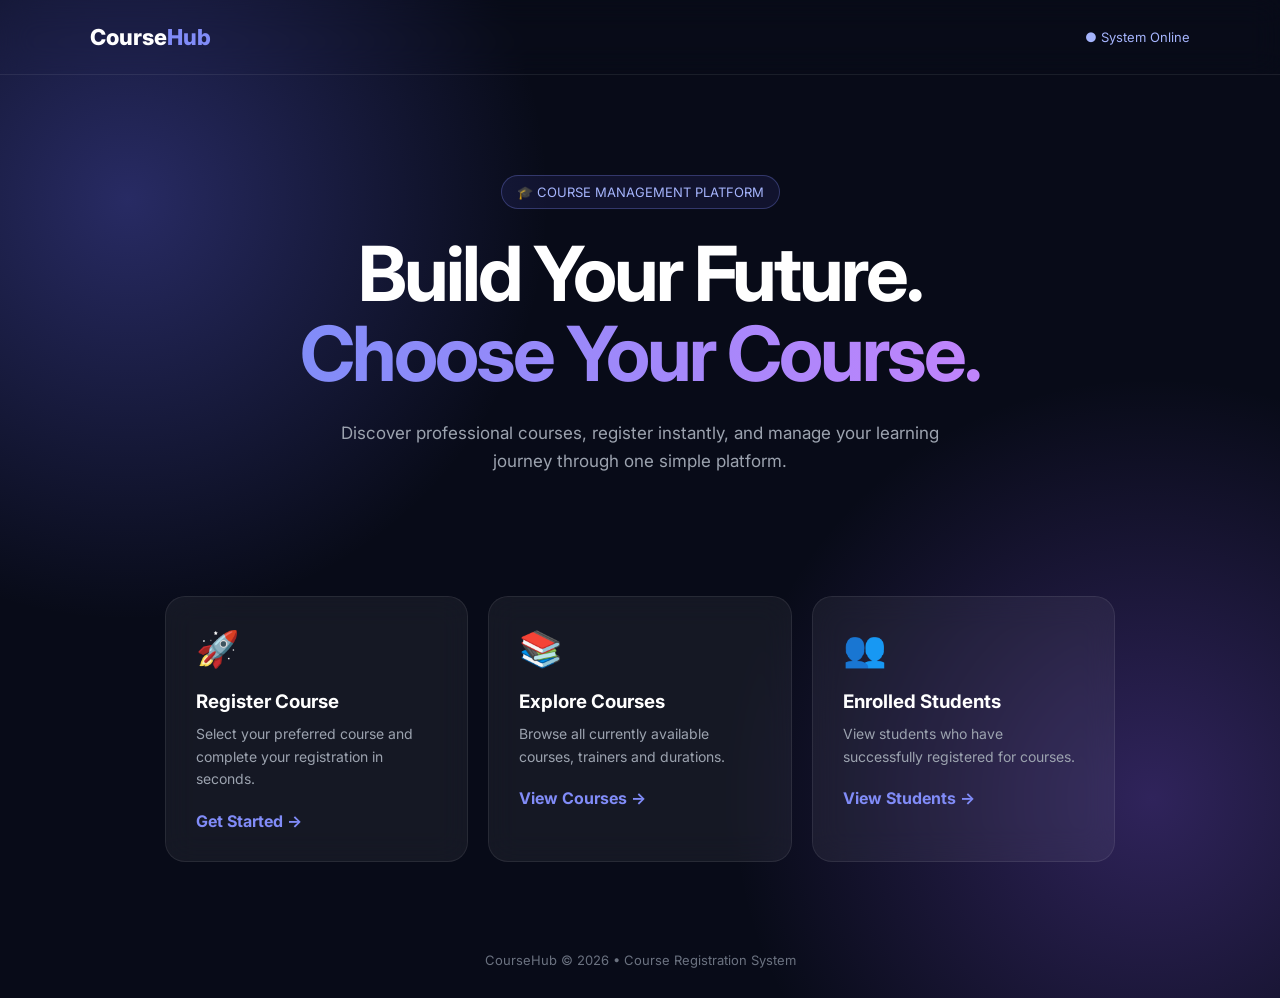
<file: CourseRegistrationSystem/frontend/index.html>
<!DOCTYPE html>
<html lang="en">
<head>
<meta charset="UTF-8">
<meta name="viewport" content="width=device-width, initial-scale=1.0">
<title>CourseHub | Course Registration</title>

<style>
@import url('https://fonts.googleapis.com/css2?family=Inter:wght@400;500;600;700;800&display=swap');

* {
    margin: 0;
    padding: 0;
    box-sizing: border-box;
}

body {
    font-family: 'Inter', sans-serif;
    min-height: 100vh;
    color: #fff;
    background:
        radial-gradient(circle at 10% 20%, rgba(99,102,241,.35), transparent 30%),
        radial-gradient(circle at 90% 80%, rgba(139,92,246,.3), transparent 30%),
        #080b18;
}

.navbar {
    height: 75px;
    display: flex;
    align-items: center;
    justify-content: space-between;
    padding: 0 7%;
    border-bottom: 1px solid rgba(255,255,255,.08);
    backdrop-filter: blur(15px);
}

.logo {
    font-size: 22px;
    font-weight: 800;
}

.logo span {
    color: #818cf8;
}

.nav-status {
    color: #a5b4fc;
    font-size: 13px;
}

.hero {
    max-width: 1100px;
    margin: auto;
    padding: 100px 25px 60px;
    text-align: center;
}

.badge {
    display: inline-block;
    padding: 8px 15px;
    border: 1px solid rgba(129,140,248,.3);
    background: rgba(99,102,241,.1);
    border-radius: 30px;
    color: #a5b4fc;
    font-size: 13px;
    margin-bottom: 25px;
}

.hero h1 {
    font-size: clamp(42px, 7vw, 76px);
    line-height: 1.05;
    letter-spacing: -3px;
    margin-bottom: 25px;
}

.hero h1 span {
    background: linear-gradient(90deg,#818cf8,#c084fc);
    -webkit-background-clip: text;
    color: transparent;
}

.hero p {
    max-width: 650px;
    margin: auto;
    color: #9ca3af;
    font-size: 17px;
    line-height: 1.7;
}

.actions {
    display: grid;
    grid-template-columns: repeat(3, 1fr);
    gap: 20px;
    max-width: 1000px;
    margin: 60px auto;
    padding: 0 25px;
}

.card {
    padding: 30px;
    border-radius: 20px;
    text-decoration: none;
    color: white;
    background: rgba(255,255,255,.055);
    border: 1px solid rgba(255,255,255,.08);
    backdrop-filter: blur(15px);
    transition: .3s;
}

.card:hover {
    transform: translateY(-8px);
    border-color: #6366f1;
    background: rgba(99,102,241,.12);
    box-shadow: 0 20px 50px rgba(0,0,0,.3);
}

.icon {
    font-size: 35px;
    margin-bottom: 20px;
}

.card h3 {
    margin-bottom: 10px;
}

.card p {
    color: #9ca3af;
    font-size: 14px;
    line-height: 1.6;
}

.arrow {
    display: block;
    margin-top: 20px;
    color: #818cf8;
    font-weight: 700;
}

.footer {
    text-align: center;
    padding: 30px;
    color: #6b7280;
    font-size: 13px;
}

@media(max-width: 800px) {
    .actions {
        grid-template-columns: 1fr;
    }

    .hero {
        padding-top: 70px;
    }
}
</style>
</head>

<body>

<nav class="navbar">
    <div class="logo">Course<span>Hub</span></div>
    <div class="nav-status">● System Online</div>
</nav>

<section class="hero">

    <div class="badge">🎓 COURSE MANAGEMENT PLATFORM</div>

    <h1>
        Build Your Future.<br>
        <span>Choose Your Course.</span>
    </h1>

    <p>
        Discover professional courses, register instantly,
        and manage your learning journey through one simple platform.
    </p>

</section>

<section class="actions">

    <a href="register.html" class="card">
        <div class="icon">🚀</div>
        <h3>Register Course</h3>
        <p>
            Select your preferred course and complete
            your registration in seconds.
        </p>
        <span class="arrow">Get Started →</span>
    </a>

    <a href="avaliableCourses.html" class="card">
        <div class="icon">📚</div>
        <h3>Explore Courses</h3>
        <p>
            Browse all currently available courses,
            trainers and durations.
        </p>
        <span class="arrow">View Courses →</span>
    </a>

    <a href="enrolledCourses.html" class="card">
        <div class="icon">👥</div>
        <h3>Enrolled Students</h3>
        <p>
            View students who have successfully
            registered for courses.
        </p>
        <span class="arrow">View Students →</span>
    </a>

</section>

<div class="footer">
    CourseHub © 2026 • Course Registration System
</div>

</body>
</html>
</file>
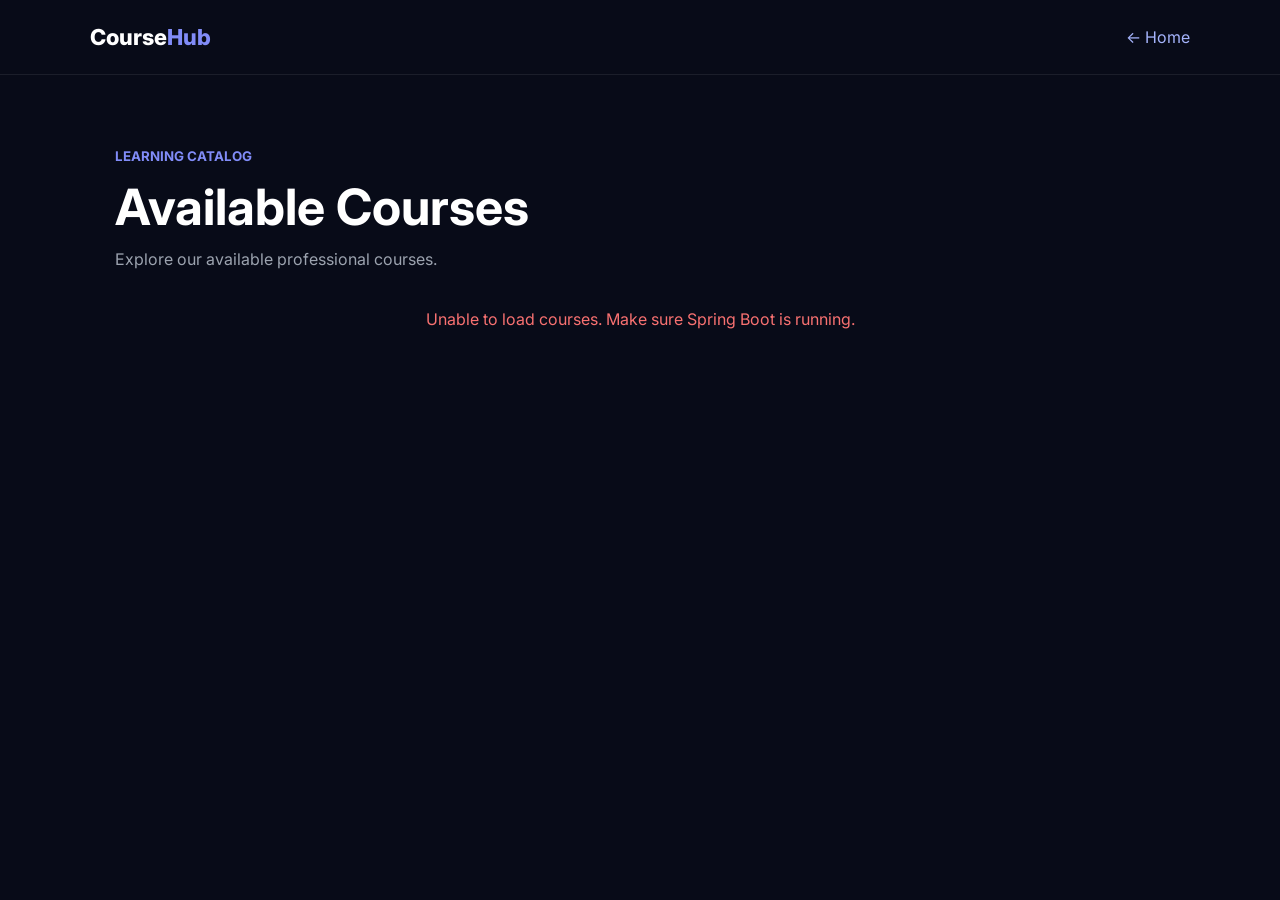
<file: CourseRegistrationSystem/frontend/avaliableCourses.html>
<!DOCTYPE html>
<html lang="en">
<head>

<meta charset="UTF-8">
<meta name="viewport" content="width=device-width, initial-scale=1.0">

<title>CourseHub | Courses</title>

<style>
@import url('https://fonts.googleapis.com/css2?family=Inter:wght@400;500;600;700;800&display=swap');

* {
    margin: 0;
    padding: 0;
    box-sizing: border-box;
}

body {
    min-height: 100vh;
    font-family: 'Inter', sans-serif;
    color: white;
    background: #080b18;
}

.nav {
    height: 75px;
    padding: 0 7%;
    display: flex;
    align-items: center;
    justify-content: space-between;
    border-bottom: 1px solid rgba(255,255,255,.08);
}

.logo {
    font-size: 22px;
    font-weight: 800;
}

.logo span {
    color: #818cf8;
}

.home {
    color: #a5b4fc;
    text-decoration: none;
}

.header {
    max-width: 1100px;
    margin: auto;
    padding: 70px 25px 40px;
}

.header small {
    color: #818cf8;
    font-weight: 700;
}

.header h1 {
    font-size: 50px;
    margin: 12px 0;
}

.header p {
    color: #9ca3af;
}

#loading {
    text-align: center;
    color: #9ca3af;
    padding: 50px;
}

#error {
    text-align: center;
    color: #f87171;
}

#courses {
    max-width: 1100px;
    margin: auto;
    padding: 0 25px 70px;

    display: grid;
    grid-template-columns:
        repeat(auto-fit, minmax(300px, 1fr));

    gap: 22px;
}

.course {
    padding: 28px;
    border-radius: 20px;

    background:
        linear-gradient(
            145deg,
            rgba(255,255,255,.07),
            rgba(255,255,255,.025)
        );

    border: 1px solid rgba(255,255,255,.08);

    transition: .3s;
}

.course:hover {
    transform: translateY(-7px);
    border-color: rgba(129,140,248,.5);
    box-shadow: 0 20px 50px rgba(0,0,0,.35);
}

.course-id {
    color: #818cf8;
    font-size: 12px;
    font-weight: 700;
    letter-spacing: 1px;
}

.course h2 {
    margin: 15px 0;
}

.course p {
    color: #9ca3af;
    margin: 10px 0;
}

.badges {
    display: flex;
    gap: 10px;
    margin-top: 20px;
}

.badge {
    padding: 7px 10px;
    border-radius: 7px;
    background: rgba(99,102,241,.12);
    color: #a5b4fc;
    font-size: 12px;
}

.register {
    display: block;
    margin-top: 22px;
    padding: 12px;
    text-align: center;
    background: #6366f1;
    color: white;
    text-decoration: none;
    border-radius: 9px;
    font-size: 13px;
    font-weight: 700;
}

.register:hover {
    background: #4f46e5;
}
</style>
</head>

<body>

<nav class="nav">
    <div class="logo">Course<span>Hub</span></div>
    <a href="index.html" class="home">← Home</a>
</nav>

<header class="header">

    <small>LEARNING CATALOG</small>

    <h1>Available Courses</h1>

    <p>
        Explore our available professional courses.
    </p>

</header>

<div id="loading">
    Loading courses...
</div>

<div id="error"></div>

<section id="courses"></section>


<script>

fetch("http://localhost:8080/courses")

.then(response => {

    if (!response.ok)
        throw new Error("API Error");

    return response.json();

})

.then(courses => {

    document.getElementById("loading")
        .style.display = "none";

    const container =
        document.getElementById("courses");

    courses.forEach(course => {

        const card =
            document.createElement("div");

        card.className = "course";

        card.innerHTML = `

            <div class="course-id">
                ${course.courseId}
            </div>

            <h2>
                ${course.courseName}
            </h2>

            <p>
                👨‍🏫 ${course.trainer}
            </p>

            <div class="badges">

                <span class="badge">
                    ⏱ ${course.durationInWeeks} Weeks
                </span>

                <span class="badge">
                    ✓ Available
                </span>

            </div>

            <a href="register.html"
               class="register">
                Register →
            </a>
        `;

        container.appendChild(card);

    });

})

.catch(error => {

    document.getElementById("loading")
        .style.display = "none";

    document.getElementById("error")
        .innerText =
        "Unable to load courses. Make sure Spring Boot is running.";

    console.error(error);

});

</script>

</body>
</html>
</file>
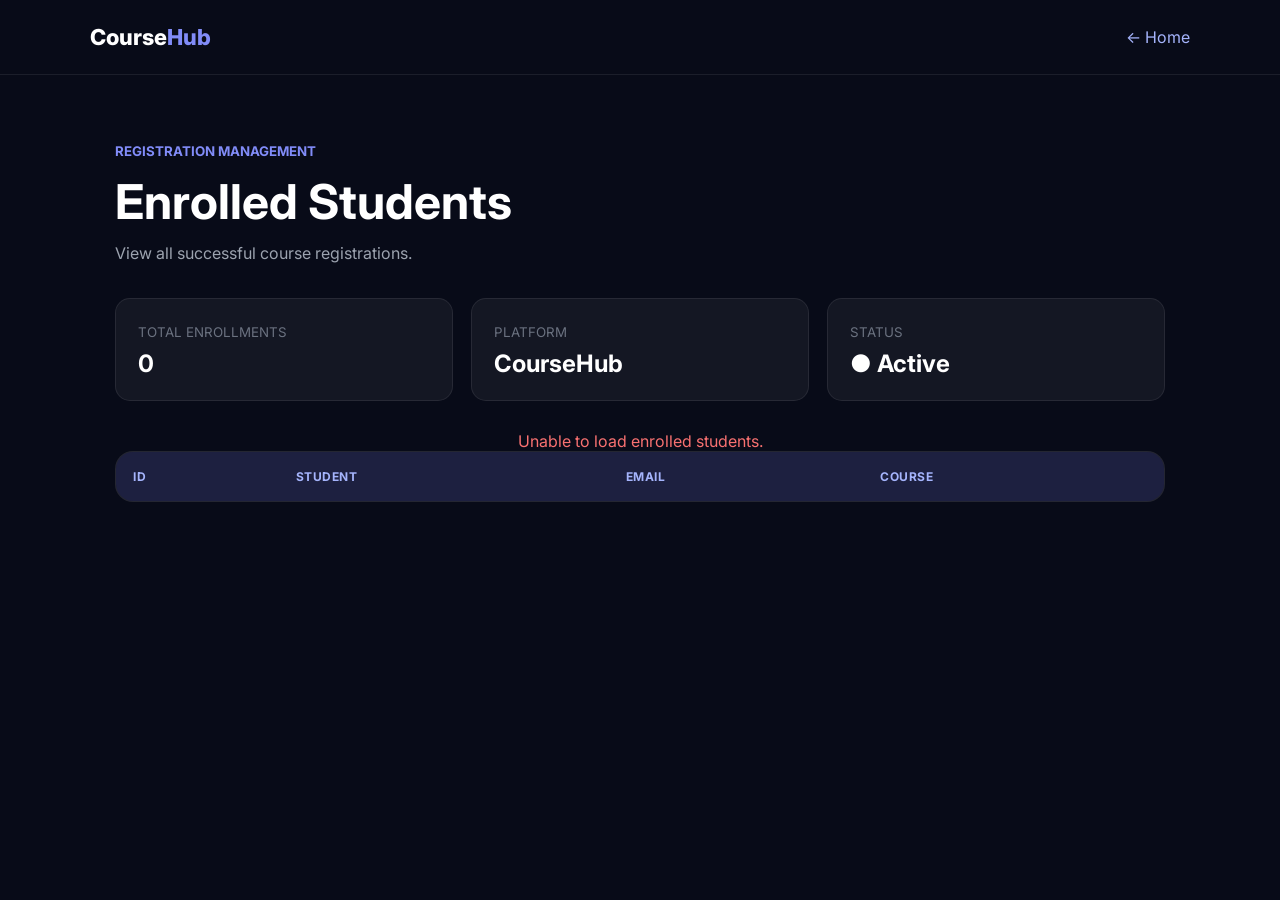
<file: CourseRegistrationSystem/frontend/enrolledCourses.html>
<!DOCTYPE html>
<html lang="en">
<head>

<meta charset="UTF-8">
<meta name="viewport" content="width=device-width, initial-scale=1.0">

<title>CourseHub | Enrolled Students</title>

<style>
@import url('https://fonts.googleapis.com/css2?family=Inter:wght@400;500;600;700;800&display=swap');

* {
    margin: 0;
    padding: 0;
    box-sizing: border-box;
}

body {
    min-height: 100vh;
    font-family: 'Inter', sans-serif;
    background: #080b18;
    color: white;
}

.nav {
    height: 75px;
    padding: 0 7%;
    display: flex;
    align-items: center;
    justify-content: space-between;
    border-bottom: 1px solid rgba(255,255,255,.08);
}

.logo {
    font-size: 22px;
    font-weight: 800;
}

.logo span {
    color: #818cf8;
}

.home {
    color: #a5b4fc;
    text-decoration: none;
}

.header {
    max-width: 1100px;
    margin: auto;
    padding: 65px 25px 35px;
}

.header small {
    color: #818cf8;
    font-weight: 700;
}

.header h1 {
    font-size: 48px;
    margin: 12px 0;
}

.header p {
    color: #9ca3af;
}

.stats {
    max-width: 1100px;
    margin: 0 auto 30px;
    padding: 0 25px;

    display: grid;
    grid-template-columns: repeat(3,1fr);
    gap: 18px;
}

.stat {
    padding: 22px;
    border-radius: 15px;
    background: rgba(255,255,255,.05);
    border: 1px solid rgba(255,255,255,.08);
}

.stat small {
    color: #6b7280;
}

.stat h2 {
    margin-top: 8px;
}

.table-wrap {
    max-width: 1100px;
    margin: auto;
    padding: 0 25px 60px;
}

.table-box {
    overflow-x: auto;
    border-radius: 18px;
    border: 1px solid rgba(255,255,255,.08);
    background: rgba(255,255,255,.04);
}

table {
    width: 100%;
    border-collapse: collapse;
}

th {
    padding: 17px;
    text-align: left;
    background: rgba(99,102,241,.15);
    color: #a5b4fc;
    font-size: 12px;
    letter-spacing: .5px;
}

td {
    padding: 18px 17px;
    border-top: 1px solid rgba(255,255,255,.06);
    color: #d1d5db;
}

tr:hover td {
    background: rgba(99,102,241,.05);
}

.avatar {
    width: 35px;
    height: 35px;
    border-radius: 50%;
    display: inline-grid;
    place-items: center;
    margin-right: 10px;
    background: linear-gradient(135deg,#6366f1,#8b5cf6);
    font-weight: 700;
}

.course-badge {
    display: inline-block;
    padding: 7px 10px;
    border-radius: 7px;
    background: rgba(99,102,241,.12);
    color: #a5b4fc;
    font-size: 12px;
}

#loading {
    text-align: center;
    color: #9ca3af;
    padding: 40px;
}

#error {
    text-align: center;
    color: #f87171;
}

@media(max-width:700px) {

    .stats {
        grid-template-columns: 1fr;
    }

    .header h1 {
        font-size: 38px;
    }
}
</style>
</head>

<body>

<nav class="nav">
    <div class="logo">Course<span>Hub</span></div>
    <a href="index.html" class="home">← Home</a>
</nav>

<header class="header">

    <small>REGISTRATION MANAGEMENT</small>

    <h1>Enrolled Students</h1>

    <p>
        View all successful course registrations.
    </p>

</header>

<section class="stats">

    <div class="stat">
        <small>TOTAL ENROLLMENTS</small>
        <h2 id="total">0</h2>
    </div>

    <div class="stat">
        <small>PLATFORM</small>
        <h2>CourseHub</h2>
    </div>

    <div class="stat">
        <small>STATUS</small>
        <h2>● Active</h2>
    </div>

</section>

<div id="loading">
    Loading enrolled students...
</div>

<div id="error"></div>

<section class="table-wrap">

    <div class="table-box">

        <table>

            <thead>

            <tr>
                <th>ID</th>
                <th>STUDENT</th>
                <th>EMAIL</th>
                <th>COURSE</th>
            </tr>

            </thead>

            <tbody id="studentTable"></tbody>

        </table>

    </div>

</section>


<script>

fetch("http://localhost:8080/courses/enrolled")

.then(response => {

    if (!response.ok)
        throw new Error("API Error");

    return response.json();

})

.then(students => {

    document.getElementById("loading")
        .style.display = "none";

    document.getElementById("total")
        .innerText = students.length;

    const table =
        document.getElementById("studentTable");

    students.forEach(student => {

        const row =
            document.createElement("tr");

        const firstLetter =
            student.name.charAt(0).toUpperCase();

        row.innerHTML = `

            <td>
                #${student.id}
            </td>

            <td>
                <span class="avatar">
                    ${firstLetter}
                </span>
                ${student.name}
            </td>

            <td>
                ${student.emailId}
            </td>

            <td>
                <span class="course-badge">
                    ${student.courseName}
                </span>
            </td>

        `;

        table.appendChild(row);

    });

})

.catch(error => {

    document.getElementById("loading")
        .style.display = "none";

    document.getElementById("error")
        .innerText =
        "Unable to load enrolled students.";

    console.error(error);

});

</script>

</body>
</html>
</file>
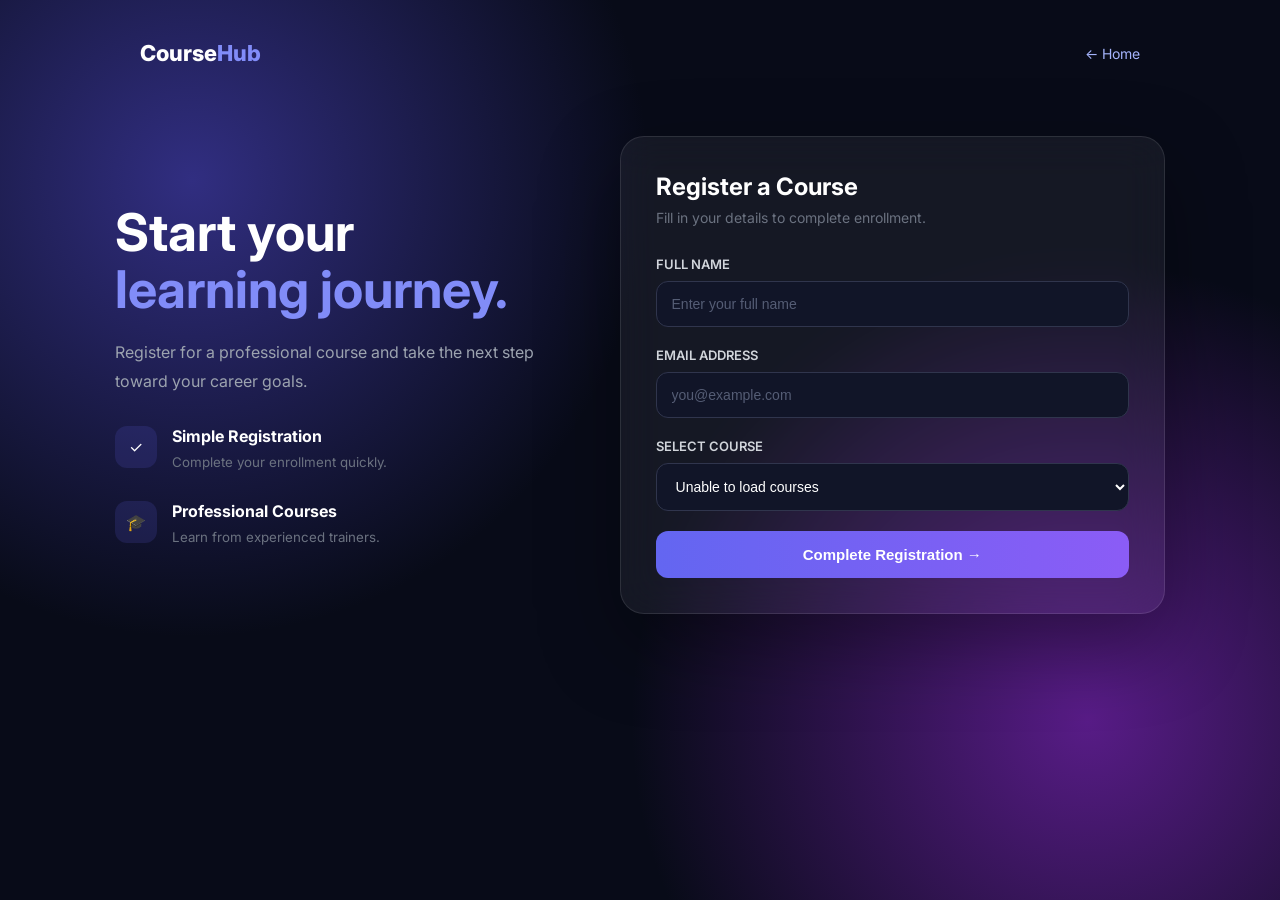
<file: CourseRegistrationSystem/frontend/register.html>
<!DOCTYPE html>
<html lang="en">
<head>
<meta charset="UTF-8">
<meta name="viewport" content="width=device-width, initial-scale=1.0">
<title>CourseHub | Register</title>

<style>
@import url('https://fonts.googleapis.com/css2?family=Inter:wght@400;500;600;700;800&display=swap');

* {
    margin: 0;
    padding: 0;
    box-sizing: border-box;
}

body {
    min-height: 100vh;
    font-family: 'Inter', sans-serif;
    background:
        radial-gradient(circle at 15% 20%, #312e81, transparent 35%),
        radial-gradient(circle at 85% 80%, #581c87, transparent 35%),
        #080b18;
    color: white;
    padding: 40px 20px;
}

.nav {
    max-width: 1000px;
    margin: auto;
    display: flex;
    justify-content: space-between;
    align-items: center;
}

.logo {
    font-size: 22px;
    font-weight: 800;
}

.logo span {
    color: #818cf8;
}

.home {
    color: #a5b4fc;
    text-decoration: none;
    font-size: 14px;
}

.wrapper {
    max-width: 1050px;
    margin: 70px auto;
    display: grid;
    grid-template-columns: 1fr 1.2fr;
    gap: 50px;
    align-items: center;
}

.info h1 {
    font-size: 52px;
    line-height: 1.1;
    margin-bottom: 20px;
}

.info h1 span {
    color: #818cf8;
}

.info p {
    color: #9ca3af;
    line-height: 1.8;
    max-width: 450px;
}

.feature {
    display: flex;
    gap: 15px;
    margin-top: 30px;
}

.feature-icon {
    width: 42px;
    height: 42px;
    border-radius: 12px;
    display: grid;
    place-items: center;
    background: rgba(99,102,241,.15);
}

.feature-text strong {
    display: block;
    margin-bottom: 5px;
}

.feature-text small {
    color: #6b7280;
}

.form-card {
    padding: 35px;
    border-radius: 24px;
    background: rgba(255,255,255,.055);
    border: 1px solid rgba(255,255,255,.1);
    backdrop-filter: blur(20px);
    box-shadow: 0 30px 80px rgba(0,0,0,.35);
}

.form-card h2 {
    margin-bottom: 8px;
}

.subtitle {
    color: #6b7280;
    font-size: 14px;
    margin-bottom: 30px;
}

.field {
    margin-bottom: 20px;
}

label {
    display: block;
    font-size: 13px;
    font-weight: 600;
    color: #d1d5db;
    margin-bottom: 9px;
}

input,
select {
    width: 100%;
    padding: 14px 15px;
    border: 1px solid #30354d;
    border-radius: 12px;
    background: #111528;
    color: white;
    font-size: 14px;
    outline: none;
    transition: .25s;
}

input::placeholder {
    color: #555d75;
}

input:focus,
select:focus {
    border-color: #818cf8;
    box-shadow: 0 0 0 4px rgba(99,102,241,.12);
}

select option {
    background: #111528;
    color: white;
}

.register-btn {
    width: 100%;
    border: none;
    padding: 15px;
    border-radius: 12px;
    background: linear-gradient(90deg,#6366f1,#8b5cf6);
    color: white;
    font-size: 15px;
    font-weight: 700;
    cursor: pointer;
    transition: .3s;
}

.register-btn:hover {
    transform: translateY(-2px);
    box-shadow: 0 12px 30px rgba(99,102,241,.35);
}

.register-btn:disabled {
    opacity: .6;
    cursor: not-allowed;
}

#message {
    margin-top: 18px;
    padding: 13px;
    border-radius: 10px;
    display: none;
    font-size: 13px;
}

.success {
    display: block !important;
    background: rgba(34,197,94,.12);
    color: #86efac;
    border: 1px solid rgba(34,197,94,.2);
}

.error {
    display: block !important;
    background: rgba(239,68,68,.12);
    color: #fca5a5;
    border: 1px solid rgba(239,68,68,.2);
}

@media(max-width: 800px) {
    .wrapper {
        grid-template-columns: 1fr;
        margin-top: 50px;
    }

    .info h1 {
        font-size: 40px;
    }
}
</style>
</head>

<body>

<nav class="nav">
    <div class="logo">Course<span>Hub</span></div>
    <a class="home" href="index.html">← Home</a>
</nav>

<div class="wrapper">

    <section class="info">

        <h1>
            Start your<br>
            <span>learning journey.</span>
        </h1>

        <p>
            Register for a professional course and take
            the next step toward your career goals.
        </p>

        <div class="feature">
            <div class="feature-icon">✓</div>
            <div class="feature-text">
                <strong>Simple Registration</strong>
                <small>Complete your enrollment quickly.</small>
            </div>
        </div>

        <div class="feature">
            <div class="feature-icon">🎓</div>
            <div class="feature-text">
                <strong>Professional Courses</strong>
                <small>Learn from experienced trainers.</small>
            </div>
        </div>

    </section>


    <section class="form-card">

        <h2>Register a Course</h2>

        <p class="subtitle">
            Fill in your details to complete enrollment.
        </p>

        <form id="registerForm">

            <div class="field">
                <label>FULL NAME</label>

                <input
                    type="text"
                    id="name"
                    placeholder="Enter your full name"
                    required
                >
            </div>


            <div class="field">
                <label>EMAIL ADDRESS</label>

                <input
                    type="email"
                    id="emailId"
                    placeholder="you@example.com"
                    required
                >
            </div>


            <div class="field">
                <label>SELECT COURSE</label>

                <select id="courseName" required>

                    <option value="">
                        Loading courses...
                    </option>

                </select>

            </div>


            <button
                type="submit"
                class="register-btn"
                id="registerBtn"
            >
                Complete Registration →
            </button>

        </form>

        <div id="message"></div>

    </section>

</div>


<script>

/* ==========================
   LOAD COURSES
========================== */

const courseSelect =
    document.getElementById("courseName");

fetch("http://localhost:8080/courses")

    .then(response => {

        if (!response.ok) {
            throw new Error("Could not load courses");
        }

        return response.json();

    })

    .then(courses => {

        courseSelect.innerHTML =
            '<option value="">Choose a course</option>';

        courses.forEach(course => {

            const option =
                document.createElement("option");

            option.value = course.courseName;

            option.textContent =
                `${course.courseName} • ${course.durationInWeeks} weeks`;

            courseSelect.appendChild(option);

        });

    })

    .catch(error => {

        console.error(error);

        courseSelect.innerHTML =
            '<option value="">Unable to load courses</option>';

    });


/* ==========================
   REGISTER COURSE
========================== */

document
    .getElementById("registerForm")
    .addEventListener("submit", function(event) {

        event.preventDefault();

        const name =
            document.getElementById("name").value.trim();

        const emailId =
            document.getElementById("emailId").value.trim();

        const courseName =
            document.getElementById("courseName").value;

        const button =
            document.getElementById("registerBtn");

        const message =
            document.getElementById("message");


        if (!courseName) {

            message.className = "error";

            message.innerText =
                "Please select a course.";

            return;
        }


        const params =
            new URLSearchParams();

        params.append("name", name);
        params.append("emailId", emailId);
        params.append("courseName", courseName);


        button.disabled = true;

        button.innerText =
            "Registering...";


        fetch(
            "http://localhost:8080/courses/register",
            {
                method: "POST",

                headers: {
                    "Content-Type":
                        "application/x-www-form-urlencoded"
                },

                body: params
            }
        )

        .then(response => {

            if (!response.ok) {
                throw new Error("Registration failed");
            }

            return response.text();

        })

        .then(data => {

            message.className = "success";

            message.innerText = "✓ " + data;

            document
                .getElementById("registerForm")
                .reset();

        })

        .catch(error => {

            console.error(error);

            message.className = "error";

            message.innerText =
                "Registration failed. Please try again.";

        })

        .finally(() => {

            button.disabled = false;

            button.innerText =
                "Complete Registration →";

        });

    });

</script>

</body>
</html>
</file>
